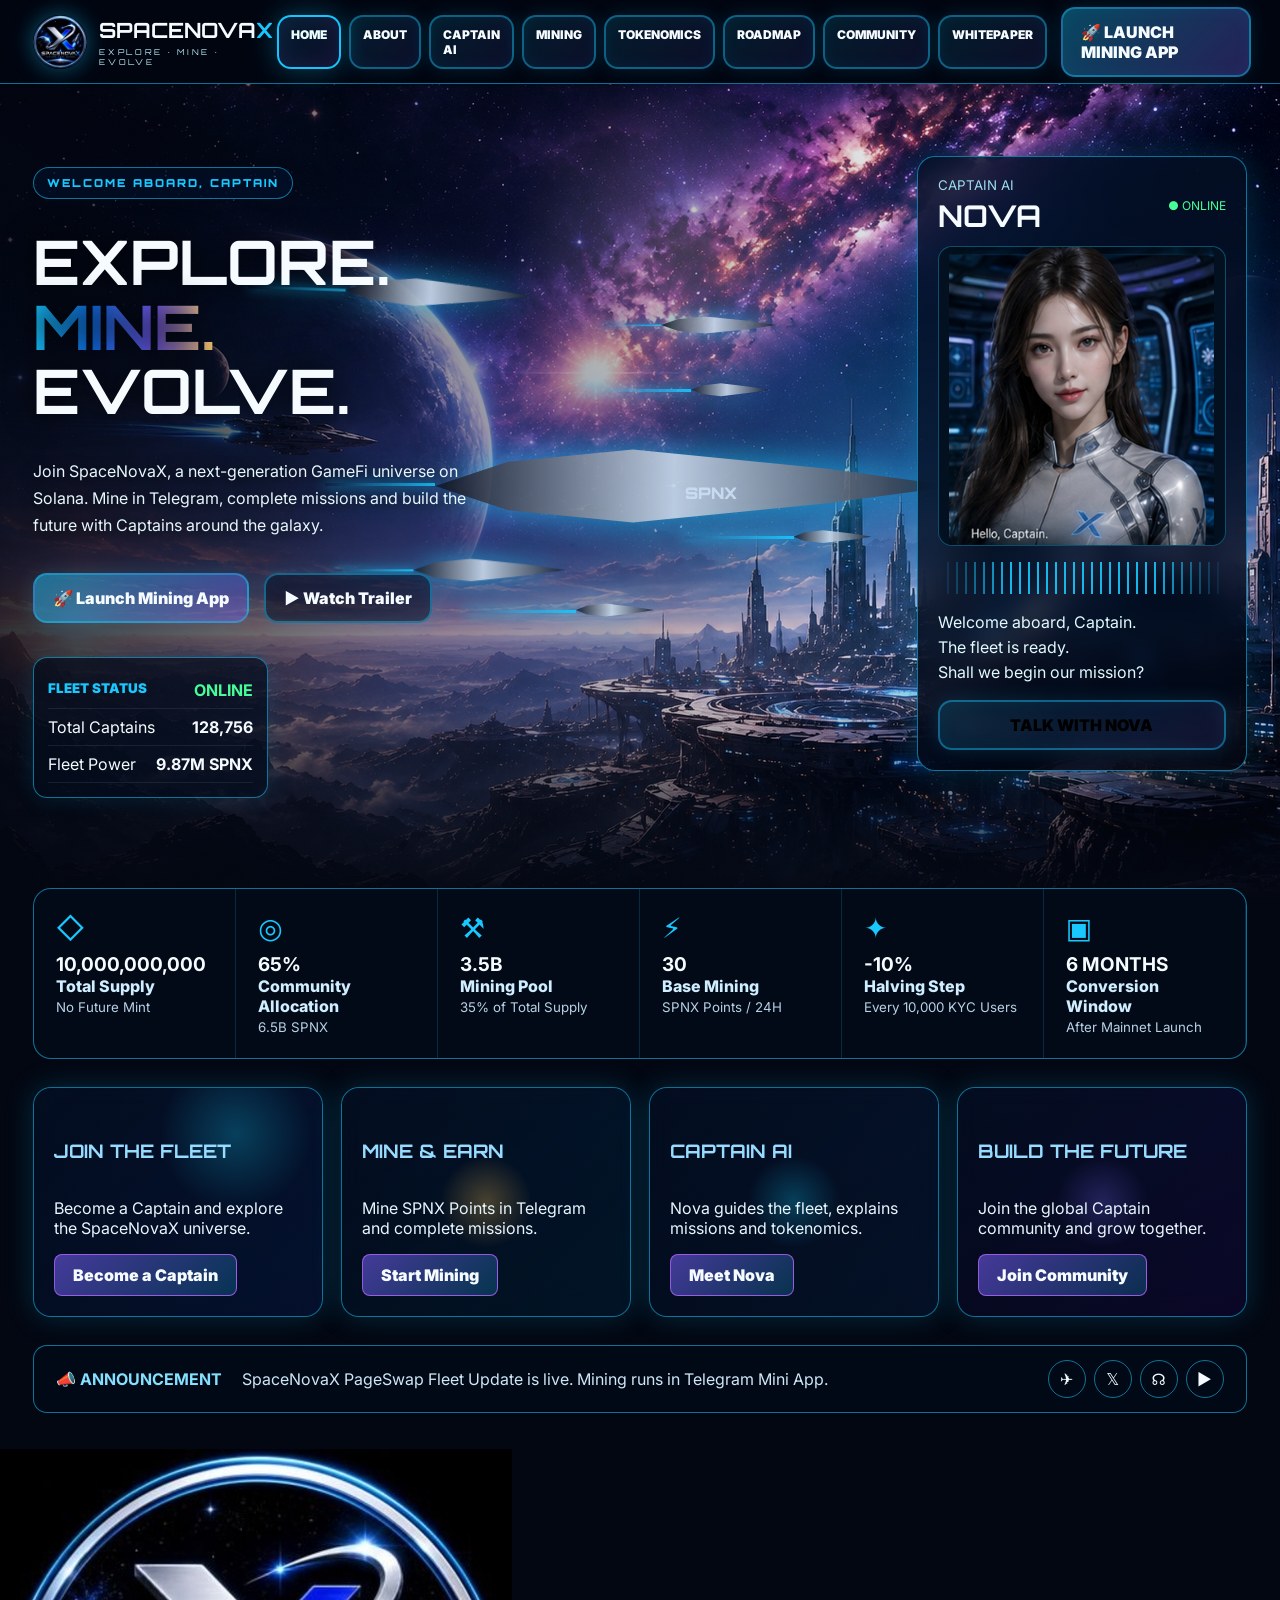
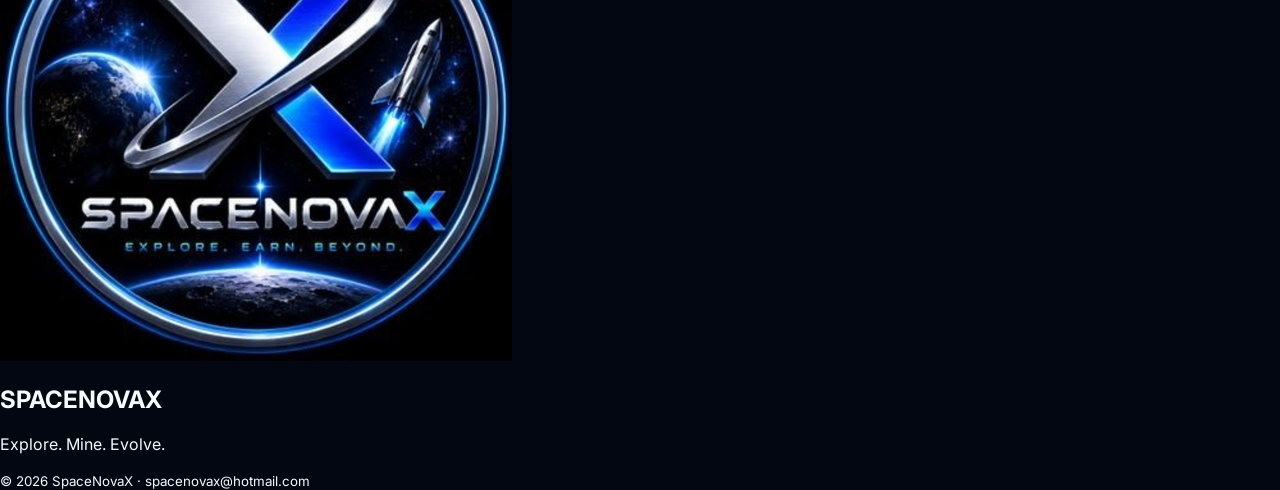
<file: index.html>
<!doctype html><html lang="en"><head>
<meta charset="utf-8"><meta name="viewport" content="width=device-width,initial-scale=1,viewport-fit=cover">
<meta name="theme-color" content="#050816"><title>SpaceNovaX | Home</title>
<link rel="preconnect" href="https://fonts.googleapis.com"><link rel="preconnect" href="https://fonts.gstatic.com" crossorigin>
<link href="https://fonts.googleapis.com/css2?family=Inter:wght@400;500;600;800;900&family=Orbitron:wght@600;800;900&display=swap" rel="stylesheet">
<link rel="stylesheet" href="style.css"></head><body>
<canvas id="starfield"></canvas><canvas id="dustfield"></canvas><span class="meteor meteor-a"></span><span class="meteor meteor-b"></span>
<header class="site-header">
<div class="header-inner">
<a class="brand" href="index.html"><img src="assets/img/spacenovax-symbol.jpg" alt="SpaceNovaX"><span><b>SPACENOVA<i>X</i></b><small>EXPLORE · MINE · EVOLVE</small></span></a>
<button class="menu-button" id="menuButton">☰</button>
<nav class="nav" id="nav"><a class="active" href="index.html">HOME</a><a class="" href="about.html">ABOUT</a><a class="" href="captain-ai.html">CAPTAIN AI</a><a class="" href="mining.html">MINING</a><a class="" href="tokenomics.html">TOKENOMICS</a><a class="" href="roadmap.html">ROADMAP</a><a class="" href="community.html">COMMUNITY</a><a class="" href="whitepaper.html">WHITEPAPER</a></nav>
<a class="launch" href="https://t.me/spacesnovax" target="_blank" rel="noopener">🚀 LAUNCH MINING APP</a>
</div></header>

<main class="home-main">
<section class="fleet-hero">
  <div class="hero-bg"></div><div class="hero-glow"></div>

  <div class="fleet-ships" aria-hidden="true">
    <div class="ship ship-mother"><span>SPNX</span></div>
    <div class="ship ship-escort s1"></div><div class="ship ship-escort s2"></div><div class="ship ship-escort s3"></div>
    <div class="ship ship-fighter f1"></div><div class="ship ship-fighter f2"></div><div class="ship ship-fighter f3"></div>
  </div>

  <div class="hero-shell">
    <section class="hero-copy">
      <p class="kicker">WELCOME ABOARD, CAPTAIN</p>
      <h1>EXPLORE.<br><span>MINE.</span><br>EVOLVE.</h1>
      <p class="lead">Join SpaceNovaX, a next-generation GameFi universe on Solana. Mine in Telegram, complete missions and build the future with Captains around the galaxy.</p>
      <div class="cta-row"><a class="button primary" href="https://t.me/spacesnovax" target="_blank">🚀 Launch Mining App</a><a class="button secondary" href="whitepaper.html">▶ Watch Trailer</a></div>

      <div class="fleet-status">
        <div><small>FLEET STATUS</small><b>ONLINE</b></div>
        <div><span>Total Captains</span><strong>128,756</strong></div>
        <div><span>Fleet Power</span><strong>9.87M SPNX</strong></div>
      </div>
    </section>

    <aside class="nova-command">
      <div class="nova-top"><small>CAPTAIN AI</small><b>NOVA</b><span>● ONLINE</span></div>
      <img src="assets/img/captain-nova.jpg" alt="Captain AI Nova">
      <div class="wave"></div>
      <p>Welcome aboard, Captain.<br>The fleet is ready.<br>Shall we begin our mission?</p>
      <button id="novaSpeak" class="button talk">TALK WITH NOVA</button>
    </aside>
  </div>
</section>

<section class="stat-dock">
  <div><i>◇</i><b>10,000,000,000</b><span>Total Supply</span><small>No Future Mint</small></div>
  <div><i>◎</i><b>65%</b><span>Community Allocation</span><small>6.5B SPNX</small></div>
  <div><i>⚒</i><b>3.5B</b><span>Mining Pool</span><small>35% of Total Supply</small></div>
  <div><i>⚡</i><b>30</b><span>Base Mining</span><small>SPNX Points / 24H</small></div>
  <div><i>✦</i><b>-10%</b><span>Halving Step</span><small>Every 10,000 KYC Users</small></div>
  <div><i>▣</i><b>6 MONTHS</b><span>Conversion Window</span><small>After Mainnet Launch</small></div>
</section>

<section class="home-cards">
  <a class="mission-card" href="about.html"><div class="card-art bridge"></div><h3>JOIN THE FLEET</h3><p>Become a Captain and explore the SpaceNovaX universe.</p><span>Become a Captain</span></a>
  <a class="mission-card" href="mining.html"><div class="card-art mining"></div><h3>MINE & EARN</h3><p>Mine SPNX Points in Telegram and complete missions.</p><span>Start Mining</span></a>
  <a class="mission-card" href="captain-ai.html"><div class="card-art ai"></div><h3>CAPTAIN AI</h3><p>Nova guides the fleet, explains missions and tokenomics.</p><span>Meet Nova</span></a>
  <a class="mission-card" href="community.html"><div class="card-art fleet"></div><h3>BUILD THE FUTURE</h3><p>Join the global Captain community and grow together.</p><span>Join Community</span></a>
</section>

<section class="announcement">
  <b>📣 ANNOUNCEMENT</b><span>SpaceNovaX PageSwap Fleet Update is live. Mining runs in Telegram Mini App.</span>
  <div><a href="https://t.me/spacesnovax" target="_blank">✈</a><a href="https://x.com/spacenovaxteam" target="_blank">𝕏</a><a href="https://discord.gg/rxVNWMC8e8" target="_blank">☊</a><a href="https://youtube.com/@spacenovaxteam" target="_blank">▶</a></div>
</section>
</main>
<footer class="footer"><img src="assets/img/spacenovax-symbol.jpg" alt="SpaceNovaX"><h2>SPACENOVAX</h2><p>Explore. Mine. Evolve.</p><small>© 2026 SpaceNovaX · spacenovax@hotmail.com</small></footer>
<script src="script.js"></script></body></html>
</file>
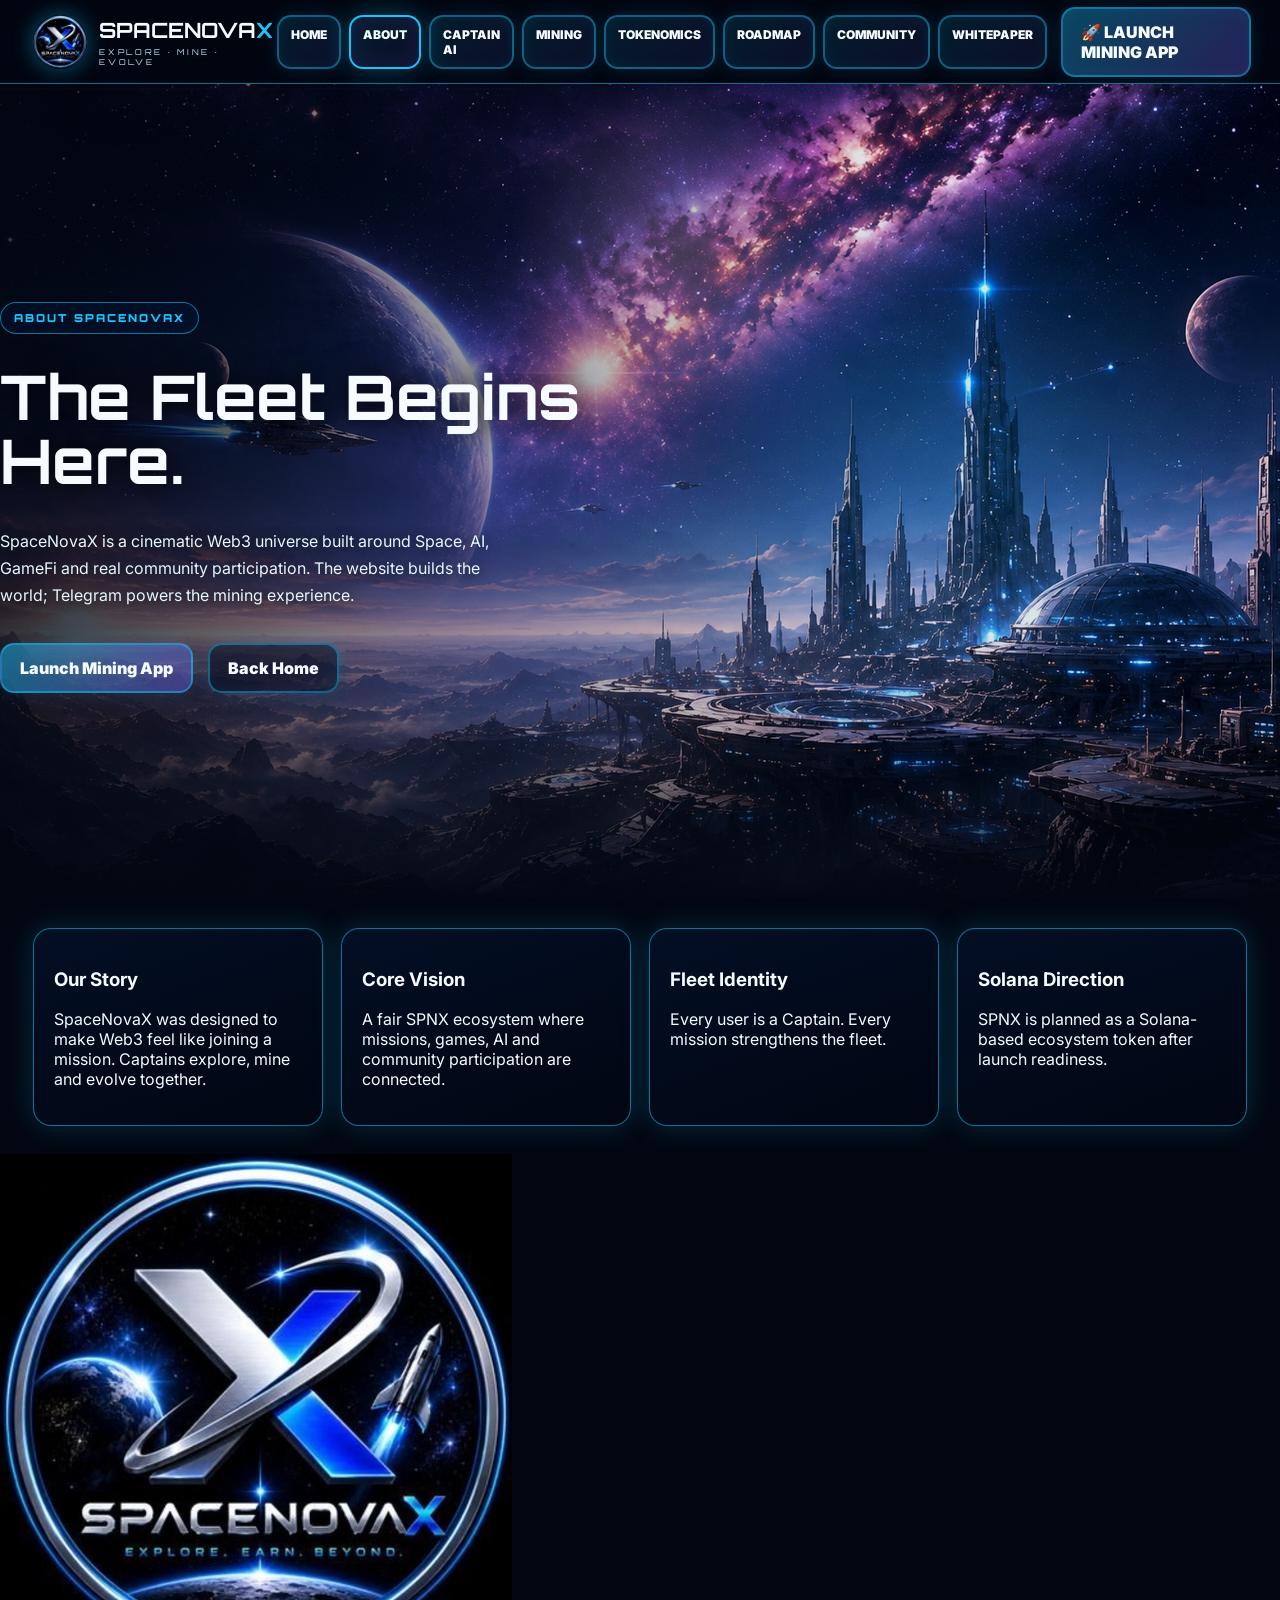
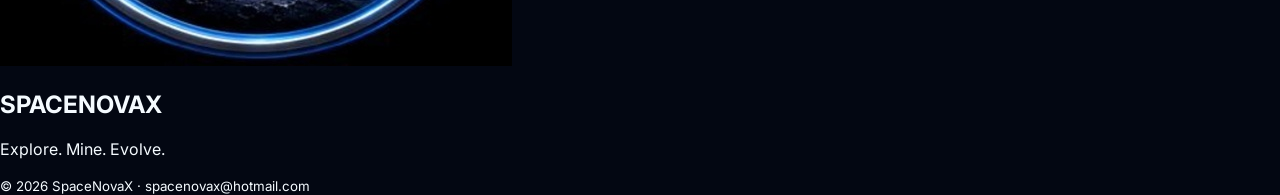
<file: about.html>
<!doctype html><html lang="en"><head>
<meta charset="utf-8"><meta name="viewport" content="width=device-width,initial-scale=1,viewport-fit=cover">
<meta name="theme-color" content="#050816"><title>About | SpaceNovaX</title>
<link rel="preconnect" href="https://fonts.googleapis.com"><link rel="preconnect" href="https://fonts.gstatic.com" crossorigin>
<link href="https://fonts.googleapis.com/css2?family=Inter:wght@400;500;600;800;900&family=Orbitron:wght@600;800;900&display=swap" rel="stylesheet">
<link rel="stylesheet" href="style.css"></head><body>
<canvas id="starfield"></canvas><canvas id="dustfield"></canvas><span class="meteor meteor-a"></span><span class="meteor meteor-b"></span>
<header class="site-header">
<div class="header-inner">
<a class="brand" href="index.html"><img src="assets/img/spacenovax-symbol.jpg" alt="SpaceNovaX"><span><b>SPACENOVA<i>X</i></b><small>EXPLORE · MINE · EVOLVE</small></span></a>
<button class="menu-button" id="menuButton">☰</button>
<nav class="nav" id="nav"><a class="" href="index.html">HOME</a><a class="active" href="about.html">ABOUT</a><a class="" href="captain-ai.html">CAPTAIN AI</a><a class="" href="mining.html">MINING</a><a class="" href="tokenomics.html">TOKENOMICS</a><a class="" href="roadmap.html">ROADMAP</a><a class="" href="community.html">COMMUNITY</a><a class="" href="whitepaper.html">WHITEPAPER</a></nav>
<a class="launch" href="https://t.me/spacesnovax" target="_blank" rel="noopener">🚀 LAUNCH MINING APP</a>
</div></header>
<main><section class="subhero"><div class="hero-bg"></div><div class="hero-glow"></div><div class="subcopy"><p class="kicker">ABOUT SPACENOVAX</p><h1>The Fleet Begins Here.</h1><p class="lead">SpaceNovaX is a cinematic Web3 universe built around Space, AI, GameFi and real community participation. The website builds the world; Telegram powers the mining experience.</p><div class="cta-row"><a class="button primary" href="https://t.me/spacesnovax" target="_blank">Launch Mining App</a><a class="button secondary" href="index.html">Back Home</a></div></div></section><section class="info-grid"><div class="info-panel"><h3>Our Story</h3><p>SpaceNovaX was designed to make Web3 feel like joining a mission. Captains explore, mine and evolve together.</p></div><div class="info-panel"><h3>Core Vision</h3><p>A fair SPNX ecosystem where missions, games, AI and community participation are connected.</p></div><div class="info-panel"><h3>Fleet Identity</h3><p>Every user is a Captain. Every mission strengthens the fleet.</p></div><div class="info-panel"><h3>Solana Direction</h3><p>SPNX is planned as a Solana-based ecosystem token after launch readiness.</p></div></section></main>
<footer class="footer"><img src="assets/img/spacenovax-symbol.jpg" alt="SpaceNovaX"><h2>SPACENOVAX</h2><p>Explore. Mine. Evolve.</p><small>© 2026 SpaceNovaX · spacenovax@hotmail.com</small></footer>
<script src="script.js"></script></body></html>
</file>
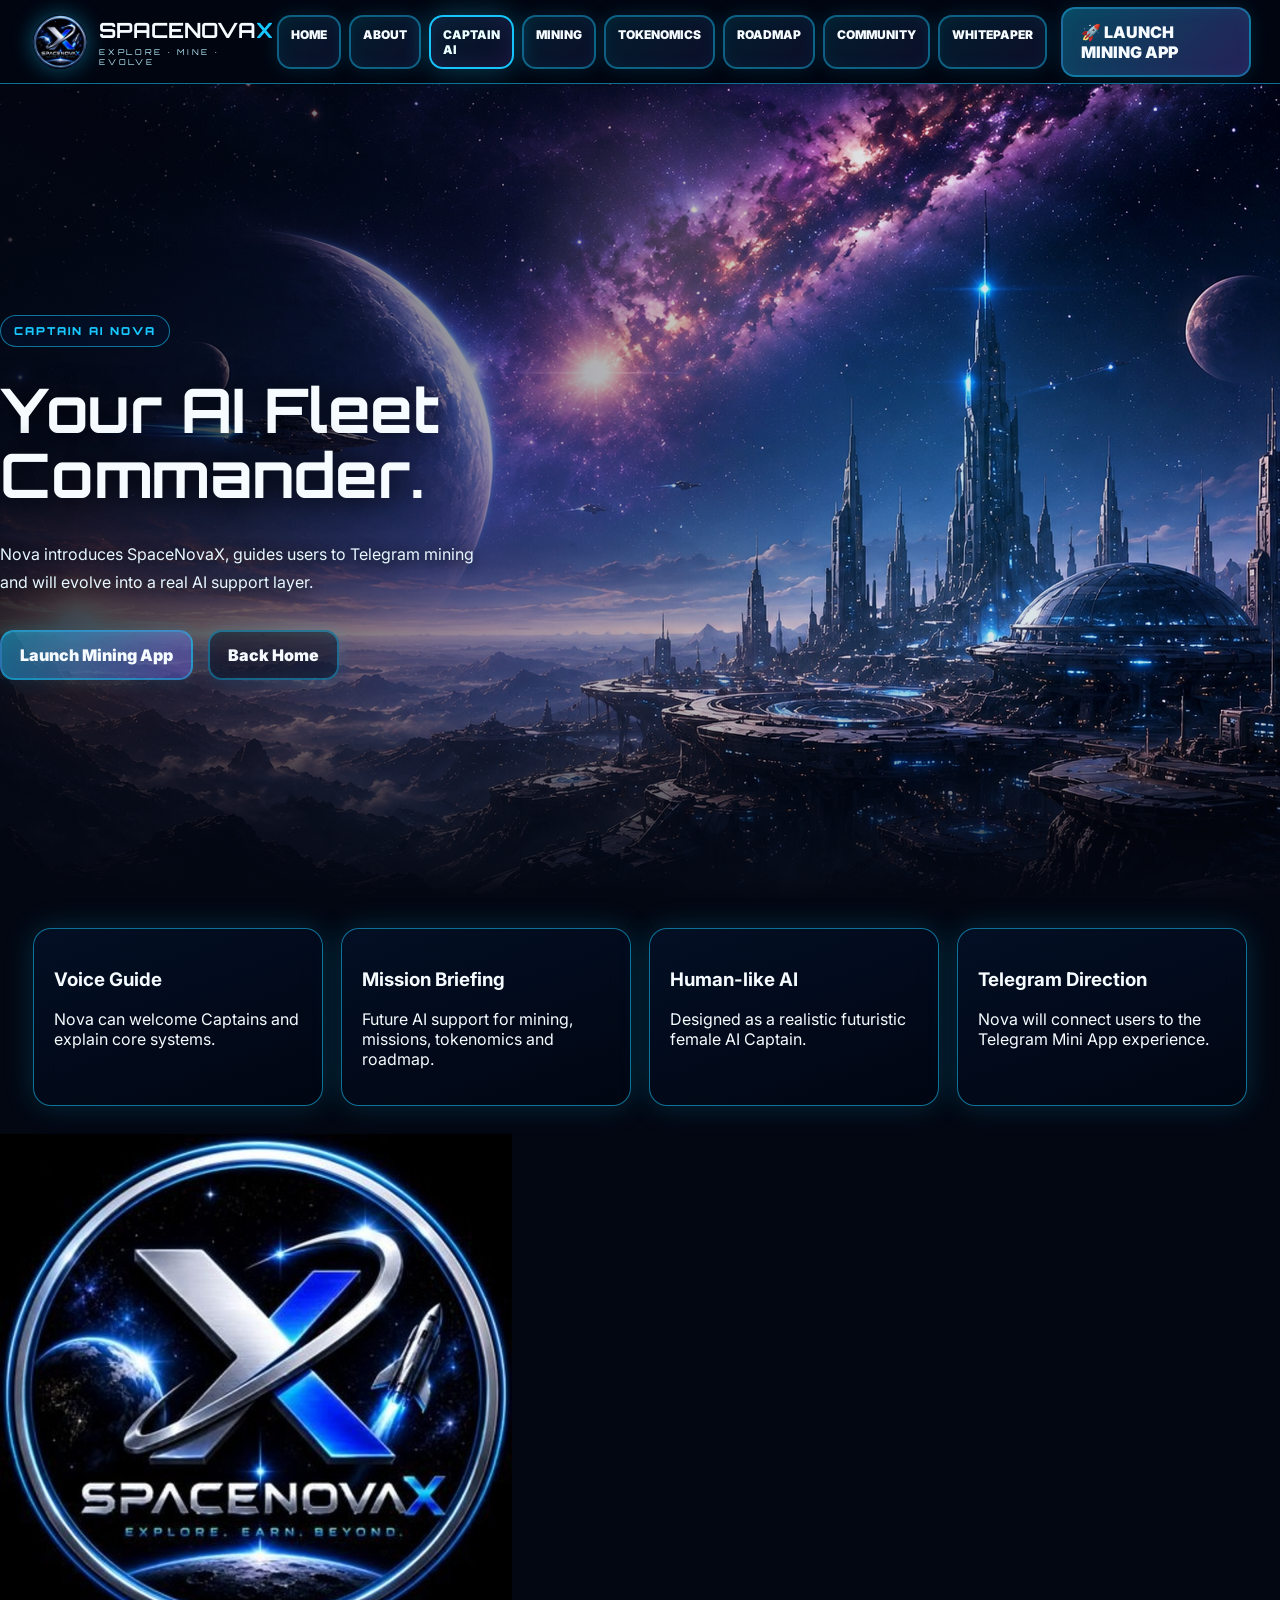
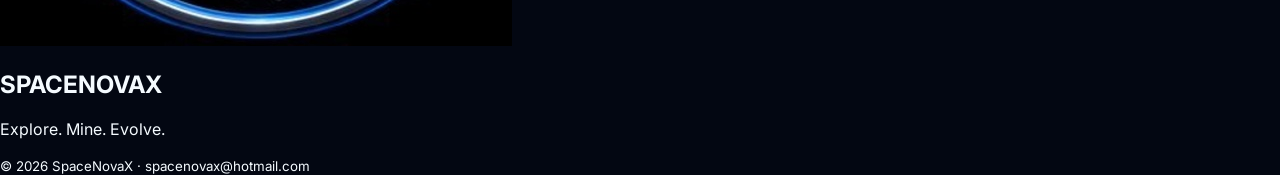
<file: captain-ai.html>
<!doctype html><html lang="en"><head>
<meta charset="utf-8"><meta name="viewport" content="width=device-width,initial-scale=1,viewport-fit=cover">
<meta name="theme-color" content="#050816"><title>Captain AI | SpaceNovaX</title>
<link rel="preconnect" href="https://fonts.googleapis.com"><link rel="preconnect" href="https://fonts.gstatic.com" crossorigin>
<link href="https://fonts.googleapis.com/css2?family=Inter:wght@400;500;600;800;900&family=Orbitron:wght@600;800;900&display=swap" rel="stylesheet">
<link rel="stylesheet" href="style.css"></head><body>
<canvas id="starfield"></canvas><canvas id="dustfield"></canvas><span class="meteor meteor-a"></span><span class="meteor meteor-b"></span>
<header class="site-header">
<div class="header-inner">
<a class="brand" href="index.html"><img src="assets/img/spacenovax-symbol.jpg" alt="SpaceNovaX"><span><b>SPACENOVA<i>X</i></b><small>EXPLORE · MINE · EVOLVE</small></span></a>
<button class="menu-button" id="menuButton">☰</button>
<nav class="nav" id="nav"><a class="" href="index.html">HOME</a><a class="" href="about.html">ABOUT</a><a class="active" href="captain-ai.html">CAPTAIN AI</a><a class="" href="mining.html">MINING</a><a class="" href="tokenomics.html">TOKENOMICS</a><a class="" href="roadmap.html">ROADMAP</a><a class="" href="community.html">COMMUNITY</a><a class="" href="whitepaper.html">WHITEPAPER</a></nav>
<a class="launch" href="https://t.me/spacesnovax" target="_blank" rel="noopener">🚀 LAUNCH MINING APP</a>
</div></header>
<main><section class="subhero"><div class="hero-bg"></div><div class="hero-glow"></div><div class="subcopy"><p class="kicker">CAPTAIN AI NOVA</p><h1>Your AI Fleet Commander.</h1><p class="lead">Nova introduces SpaceNovaX, guides users to Telegram mining and will evolve into a real AI support layer.</p><div class="cta-row"><a class="button primary" href="https://t.me/spacesnovax" target="_blank">Launch Mining App</a><a class="button secondary" href="index.html">Back Home</a></div></div></section><section class="info-grid"><div class="info-panel"><h3>Voice Guide</h3><p>Nova can welcome Captains and explain core systems.</p></div><div class="info-panel"><h3>Mission Briefing</h3><p>Future AI support for mining, missions, tokenomics and roadmap.</p></div><div class="info-panel"><h3>Human-like AI</h3><p>Designed as a realistic futuristic female AI Captain.</p></div><div class="info-panel"><h3>Telegram Direction</h3><p>Nova will connect users to the Telegram Mini App experience.</p></div></section></main>
<footer class="footer"><img src="assets/img/spacenovax-symbol.jpg" alt="SpaceNovaX"><h2>SPACENOVAX</h2><p>Explore. Mine. Evolve.</p><small>© 2026 SpaceNovaX · spacenovax@hotmail.com</small></footer>
<script src="script.js"></script></body></html>
</file>
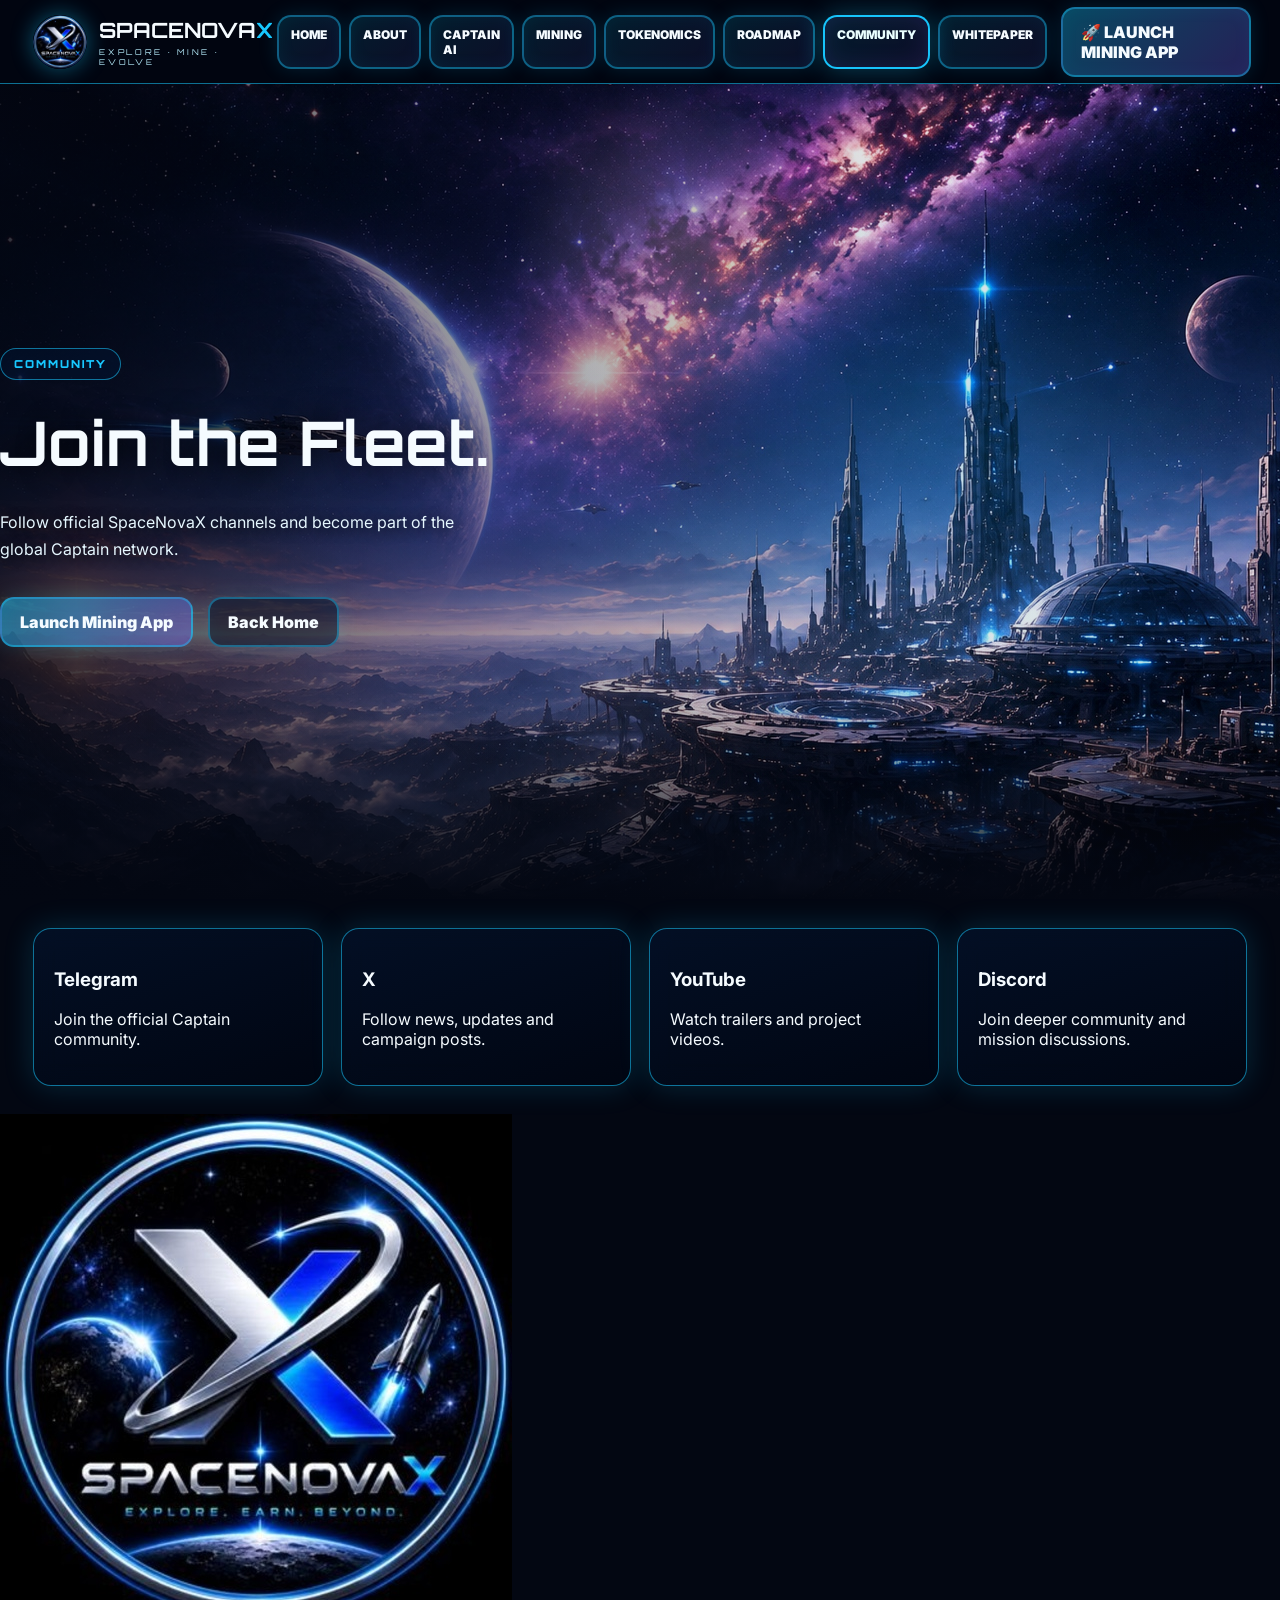
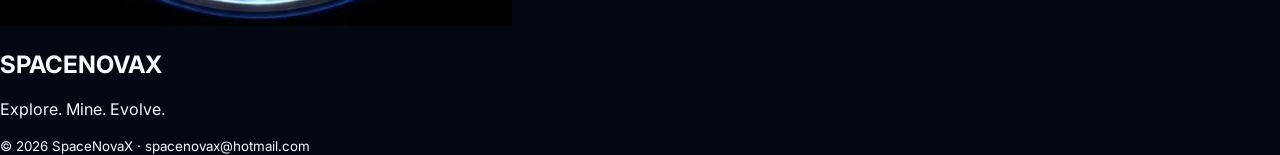
<file: community.html>
<!doctype html><html lang="en"><head>
<meta charset="utf-8"><meta name="viewport" content="width=device-width,initial-scale=1,viewport-fit=cover">
<meta name="theme-color" content="#050816"><title>Community | SpaceNovaX</title>
<link rel="preconnect" href="https://fonts.googleapis.com"><link rel="preconnect" href="https://fonts.gstatic.com" crossorigin>
<link href="https://fonts.googleapis.com/css2?family=Inter:wght@400;500;600;800;900&family=Orbitron:wght@600;800;900&display=swap" rel="stylesheet">
<link rel="stylesheet" href="style.css"></head><body>
<canvas id="starfield"></canvas><canvas id="dustfield"></canvas><span class="meteor meteor-a"></span><span class="meteor meteor-b"></span>
<header class="site-header">
<div class="header-inner">
<a class="brand" href="index.html"><img src="assets/img/spacenovax-symbol.jpg" alt="SpaceNovaX"><span><b>SPACENOVA<i>X</i></b><small>EXPLORE · MINE · EVOLVE</small></span></a>
<button class="menu-button" id="menuButton">☰</button>
<nav class="nav" id="nav"><a class="" href="index.html">HOME</a><a class="" href="about.html">ABOUT</a><a class="" href="captain-ai.html">CAPTAIN AI</a><a class="" href="mining.html">MINING</a><a class="" href="tokenomics.html">TOKENOMICS</a><a class="" href="roadmap.html">ROADMAP</a><a class="active" href="community.html">COMMUNITY</a><a class="" href="whitepaper.html">WHITEPAPER</a></nav>
<a class="launch" href="https://t.me/spacesnovax" target="_blank" rel="noopener">🚀 LAUNCH MINING APP</a>
</div></header>
<main><section class="subhero"><div class="hero-bg"></div><div class="hero-glow"></div><div class="subcopy"><p class="kicker">COMMUNITY</p><h1>Join the Fleet.</h1><p class="lead">Follow official SpaceNovaX channels and become part of the global Captain network.</p><div class="cta-row"><a class="button primary" href="https://t.me/spacesnovax" target="_blank">Launch Mining App</a><a class="button secondary" href="index.html">Back Home</a></div></div></section><section class="info-grid"><div class="info-panel"><h3>Telegram</h3><p>Join the official Captain community.</p></div><div class="info-panel"><h3>X</h3><p>Follow news, updates and campaign posts.</p></div><div class="info-panel"><h3>YouTube</h3><p>Watch trailers and project videos.</p></div><div class="info-panel"><h3>Discord</h3><p>Join deeper community and mission discussions.</p></div></section></main>
<footer class="footer"><img src="assets/img/spacenovax-symbol.jpg" alt="SpaceNovaX"><h2>SPACENOVAX</h2><p>Explore. Mine. Evolve.</p><small>© 2026 SpaceNovaX · spacenovax@hotmail.com</small></footer>
<script src="script.js"></script></body></html>
</file>
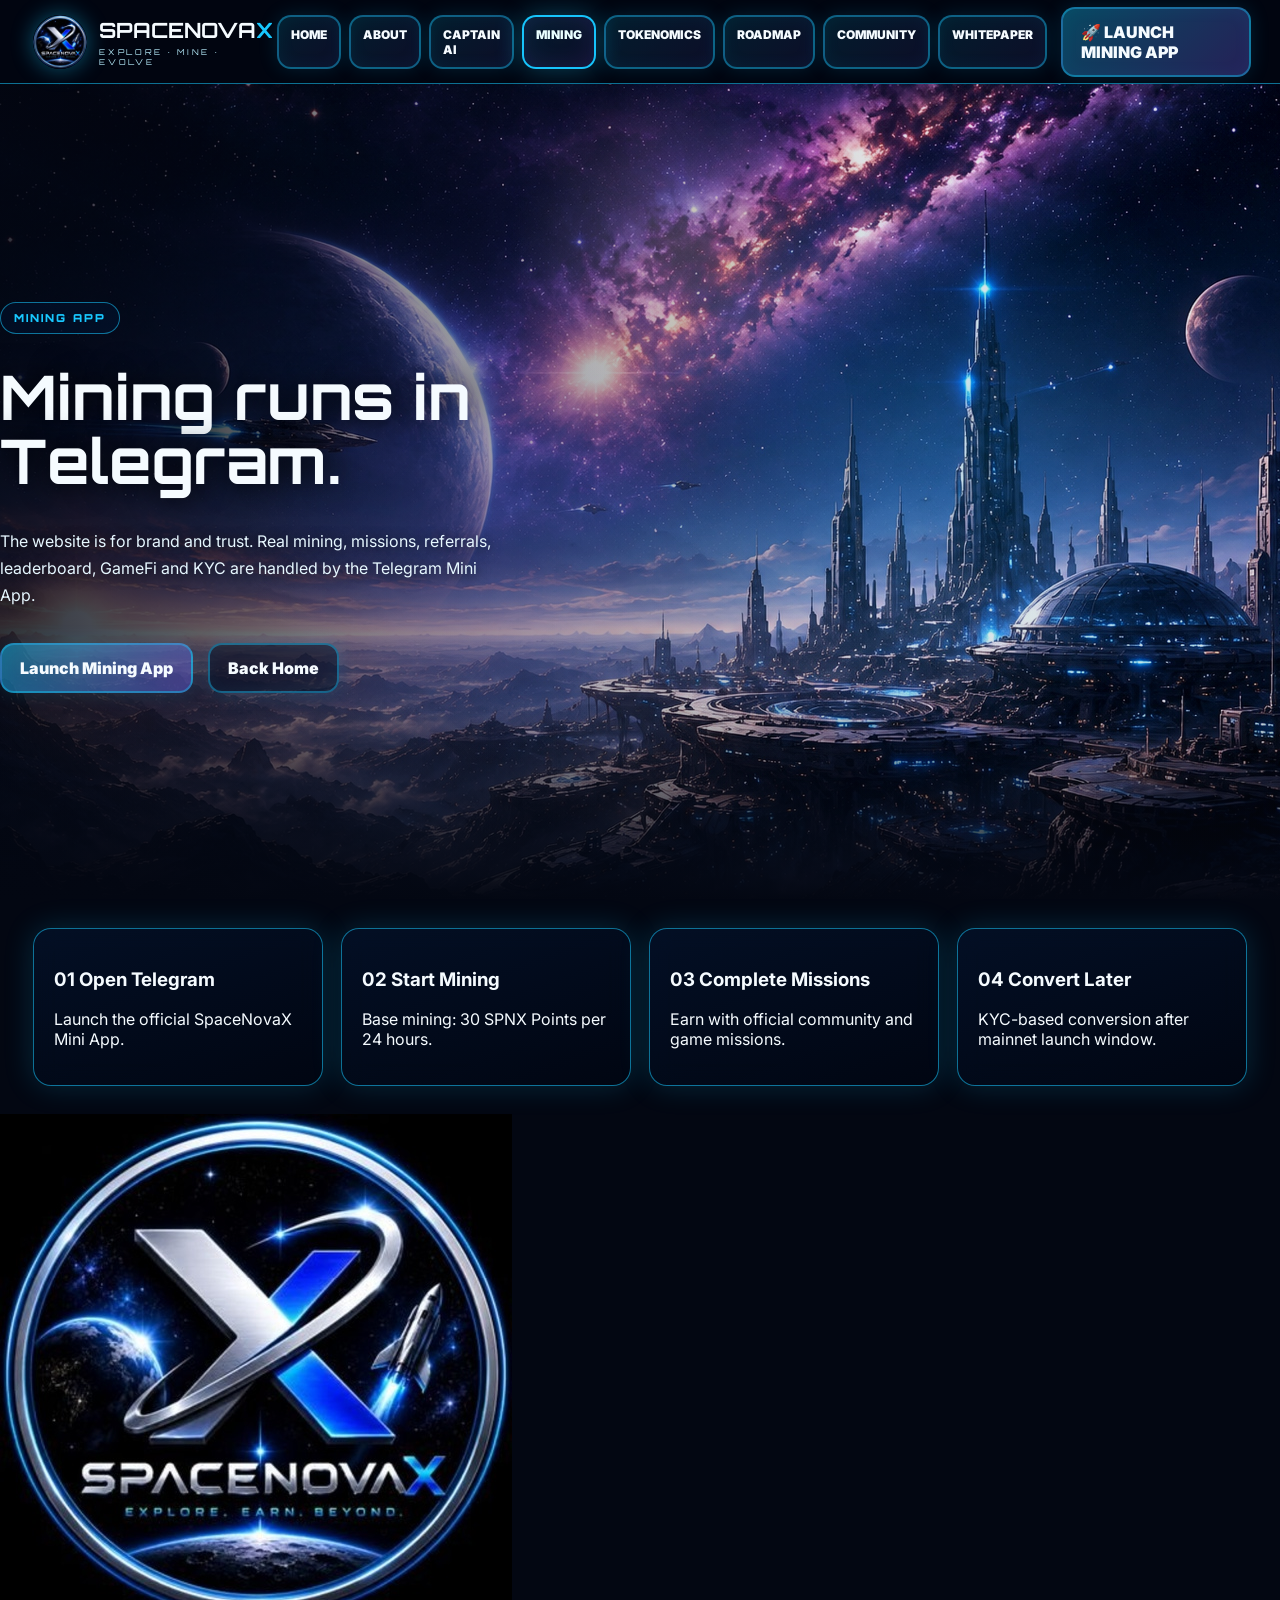
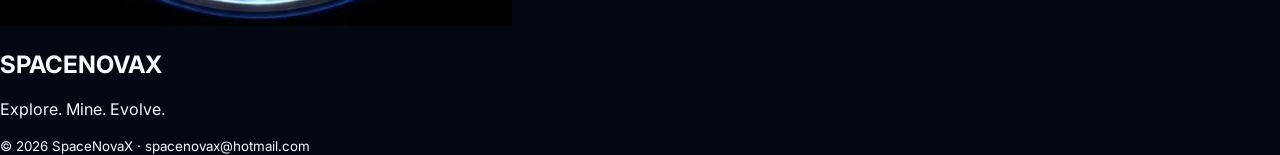
<file: mining.html>
<!doctype html><html lang="en"><head>
<meta charset="utf-8"><meta name="viewport" content="width=device-width,initial-scale=1,viewport-fit=cover">
<meta name="theme-color" content="#050816"><title>Mining | SpaceNovaX</title>
<link rel="preconnect" href="https://fonts.googleapis.com"><link rel="preconnect" href="https://fonts.gstatic.com" crossorigin>
<link href="https://fonts.googleapis.com/css2?family=Inter:wght@400;500;600;800;900&family=Orbitron:wght@600;800;900&display=swap" rel="stylesheet">
<link rel="stylesheet" href="style.css"></head><body>
<canvas id="starfield"></canvas><canvas id="dustfield"></canvas><span class="meteor meteor-a"></span><span class="meteor meteor-b"></span>
<header class="site-header">
<div class="header-inner">
<a class="brand" href="index.html"><img src="assets/img/spacenovax-symbol.jpg" alt="SpaceNovaX"><span><b>SPACENOVA<i>X</i></b><small>EXPLORE · MINE · EVOLVE</small></span></a>
<button class="menu-button" id="menuButton">☰</button>
<nav class="nav" id="nav"><a class="" href="index.html">HOME</a><a class="" href="about.html">ABOUT</a><a class="" href="captain-ai.html">CAPTAIN AI</a><a class="active" href="mining.html">MINING</a><a class="" href="tokenomics.html">TOKENOMICS</a><a class="" href="roadmap.html">ROADMAP</a><a class="" href="community.html">COMMUNITY</a><a class="" href="whitepaper.html">WHITEPAPER</a></nav>
<a class="launch" href="https://t.me/spacesnovax" target="_blank" rel="noopener">🚀 LAUNCH MINING APP</a>
</div></header>
<main><section class="subhero"><div class="hero-bg"></div><div class="hero-glow"></div><div class="subcopy"><p class="kicker">MINING APP</p><h1>Mining runs in Telegram.</h1><p class="lead">The website is for brand and trust. Real mining, missions, referrals, leaderboard, GameFi and KYC are handled by the Telegram Mini App.</p><div class="cta-row"><a class="button primary" href="https://t.me/spacesnovax" target="_blank">Launch Mining App</a><a class="button secondary" href="index.html">Back Home</a></div></div></section><section class="info-grid"><div class="info-panel"><h3>01 Open Telegram</h3><p>Launch the official SpaceNovaX Mini App.</p></div><div class="info-panel"><h3>02 Start Mining</h3><p>Base mining: 30 SPNX Points per 24 hours.</p></div><div class="info-panel"><h3>03 Complete Missions</h3><p>Earn with official community and game missions.</p></div><div class="info-panel"><h3>04 Convert Later</h3><p>KYC-based conversion after mainnet launch window.</p></div></section></main>
<footer class="footer"><img src="assets/img/spacenovax-symbol.jpg" alt="SpaceNovaX"><h2>SPACENOVAX</h2><p>Explore. Mine. Evolve.</p><small>© 2026 SpaceNovaX · spacenovax@hotmail.com</small></footer>
<script src="script.js"></script></body></html>
</file>
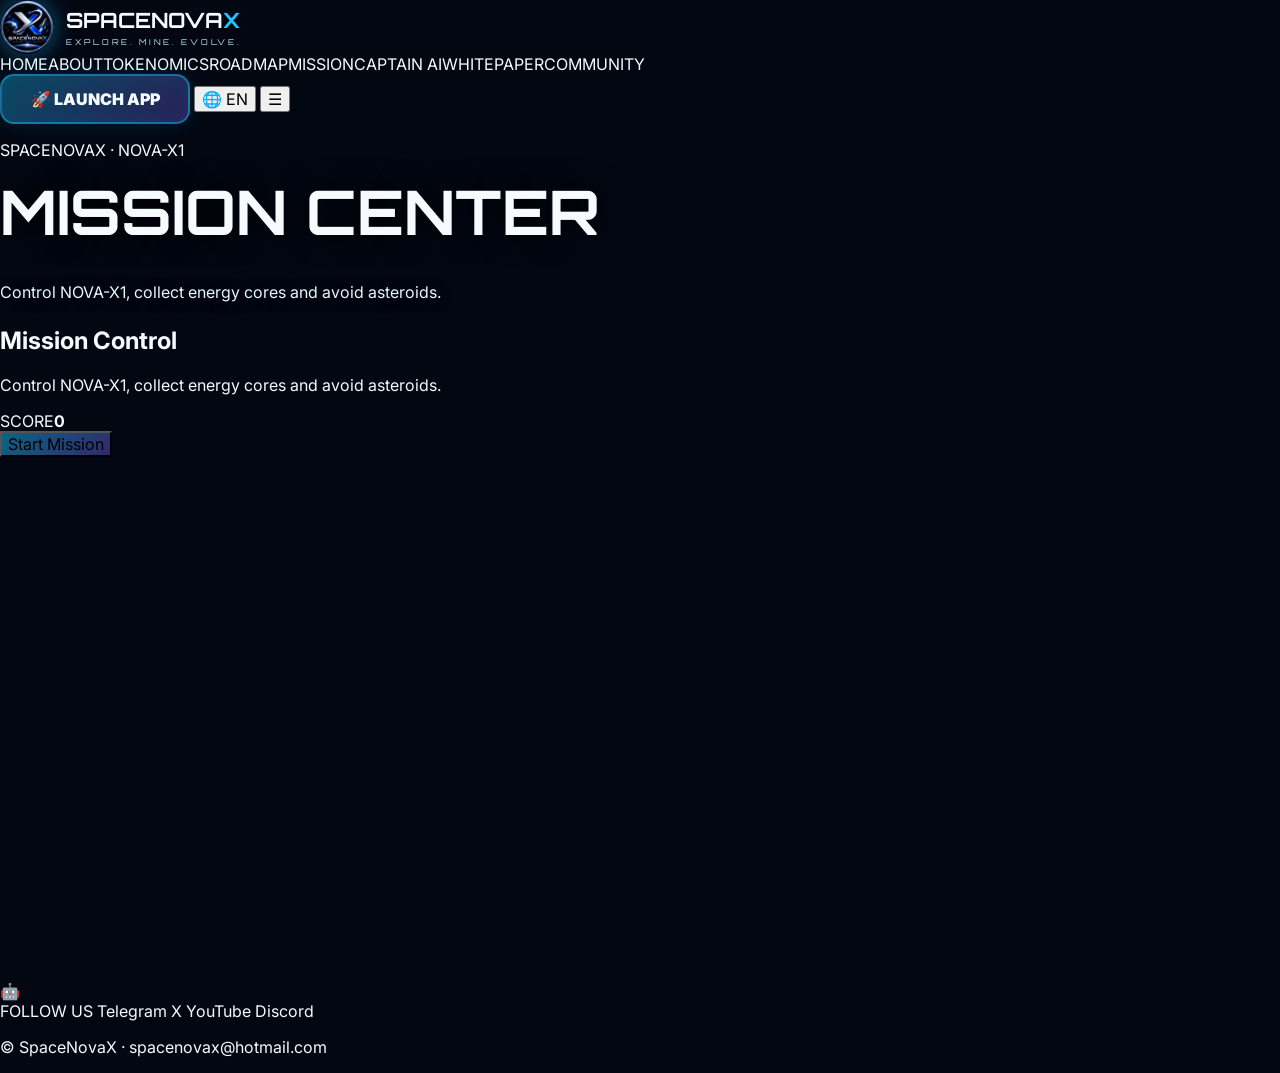
<file: mission.html>
<!doctype html>
<html lang="en">
<head><meta charset="utf-8">
<meta name="viewport" content="width=device-width,initial-scale=1">
<meta name="theme-color" content="#020712">
<meta name="description" content="SpaceNovaX NOVA-X1 official website. Explore. Mine. Evolve.">
<meta property="og:title" content="SpaceNovaX | NOVA-X1">
<meta property="og:description" content="Explore. Mine. Evolve. Mine SPNX, complete missions and join the SpaceNovaX universe.">
<link rel="preconnect" href="https://fonts.googleapis.com">
<link rel="preconnect" href="https://fonts.gstatic.com" crossorigin>
<link href="https://fonts.googleapis.com/css2?family=Inter:wght@400;600;800;900&family=Orbitron:wght@600;800;900&display=swap" rel="stylesheet">
<link rel="stylesheet" href="style.css"><title>Mission | SpaceNovaX</title></head>
<body>
<canvas id="starfield"></canvas>
<header class="topbar">
  <a class="brand" href="index.html">
    <img src="assets/spacenovax-logo.jpg" alt="SpaceNovaX logo">
    <span><b>SPACENOVA<i>X</i></b><small>EXPLORE. MINE. EVOLVE.</small></span>
  </a>
  <nav id="nav"><a class="" href="index.html">HOME</a><a class="" href="about.html">ABOUT</a><a class="" href="tokenomics.html">TOKENOMICS</a><a class="" href="roadmap.html">ROADMAP</a><a class="active" href="mission.html">MISSION</a><a class="" href="captain-ai.html">CAPTAIN AI</a><a class="" href="whitepaper.html">WHITEPAPER</a><a class="" href="community.html">COMMUNITY</a></nav>
  <div class="actions">
    <a class="launch" href="https://t.me/spacesnovax" target="_blank">🚀 LAUNCH APP</a>
    <button class="lang">🌐 EN</button>
    <button id="hamb">☰</button>
  </div>
</header>
<main><section class="hero" style="--hero:url('assets/heroes/hero-mission.jpg')">
<div class="hero-shade"></div>
<div class="hero-content">
<p class="eyebrow">SPACENOVAX · NOVA-X1</p>
<h1>MISSION CENTER</h1>
<p class="lead">Control NOVA-X1, collect energy cores and avoid asteroids.</p>

</div>
</section><section class="game"><aside><h2>Mission Control</h2><p>Control NOVA-X1, collect energy cores and avoid asteroids.</p><div class="score"><span>SCORE</span><b id="score">0</b></div><button class="btn primary" id="startGame">Start Mission</button></aside><canvas id="gameCanvas" width="900" height="520"></canvas></section></main>
<a class="ai-float" href="captain-ai.html">🤖</a>
<footer>
  <div class="socials">
    <span>FOLLOW US</span>
    <a href="https://t.me/spacesnovax" target="_blank">Telegram</a>
    <a href="https://x.com/spacenovaxteam" target="_blank">X</a>
    <a href="https://youtube.com/@spacenovaxteam" target="_blank">YouTube</a>
    <a href="https://discord.gg/rxVNWMC8e8" target="_blank">Discord</a>
  </div>
  <p>© <span id="year"></span> SpaceNovaX · spacenovax@hotmail.com</p>
</footer>
<script src="script.js"></script>
</body>
</html>
</file>
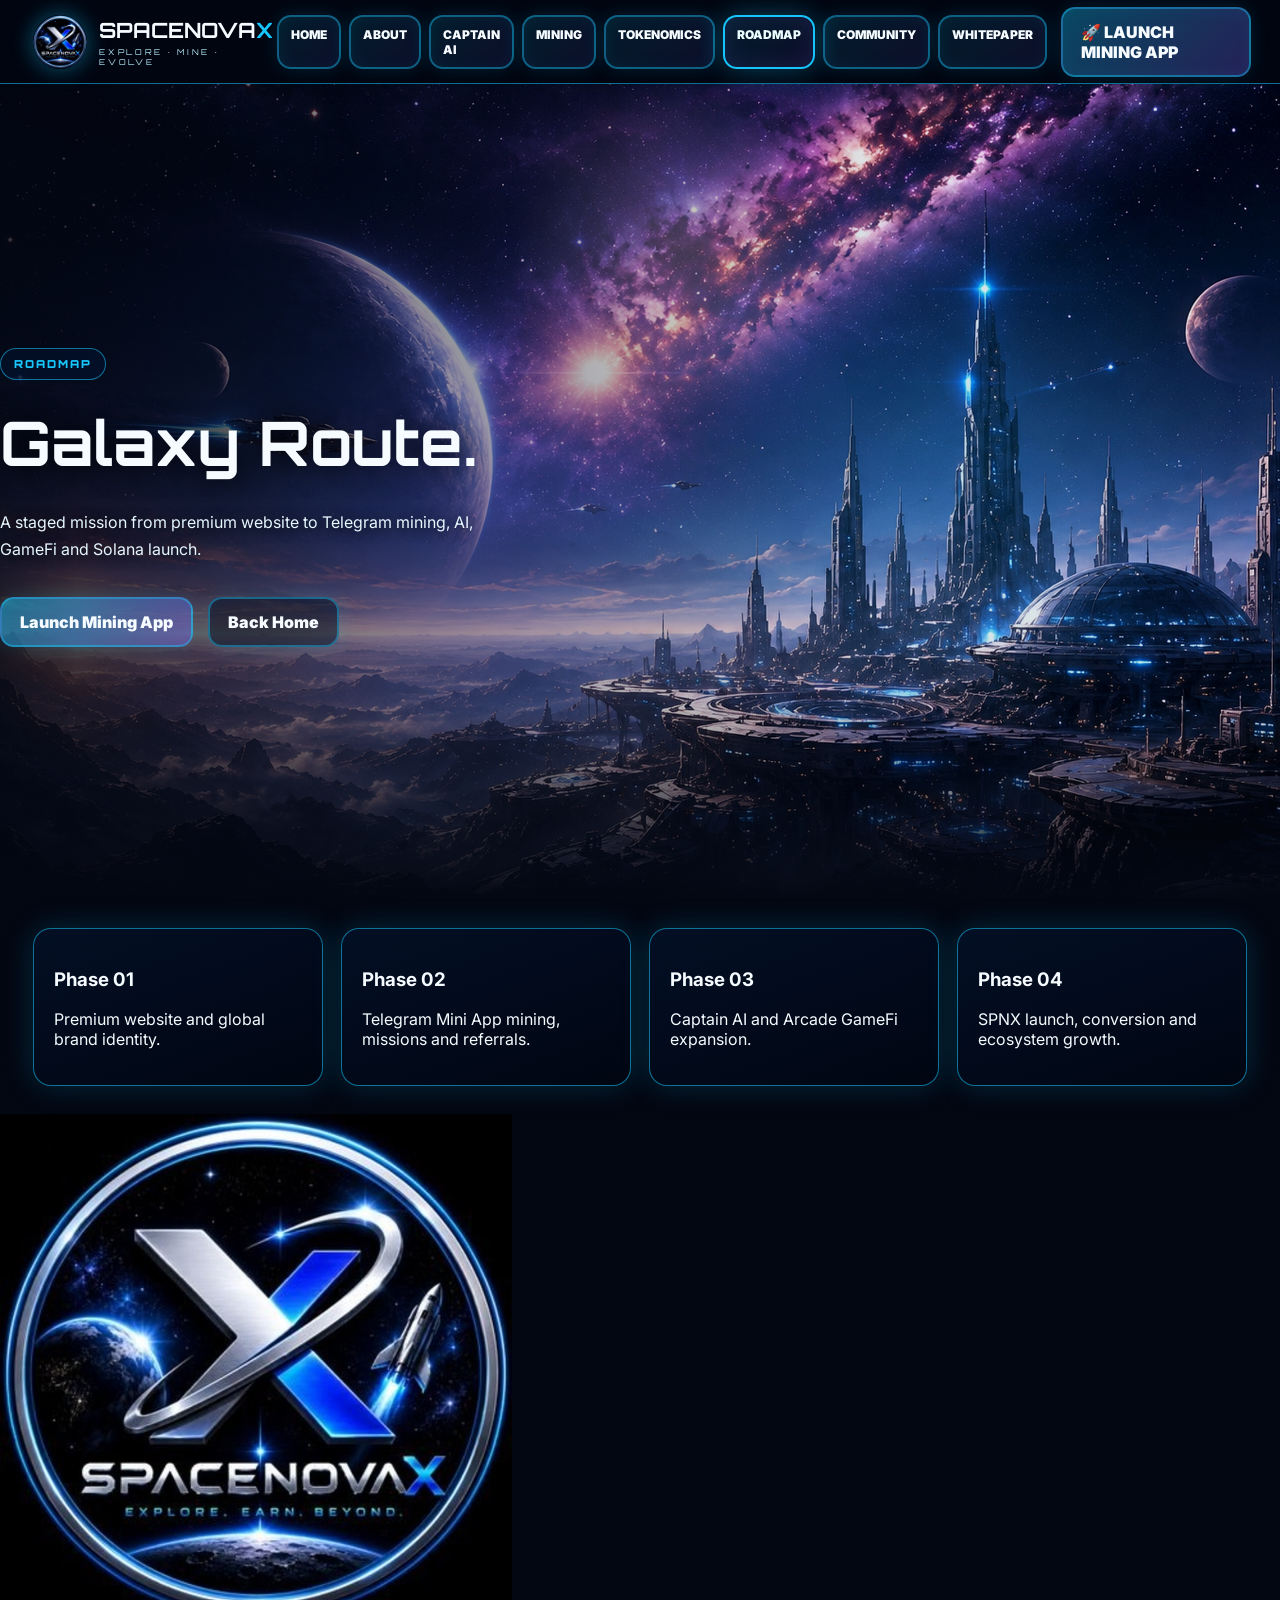
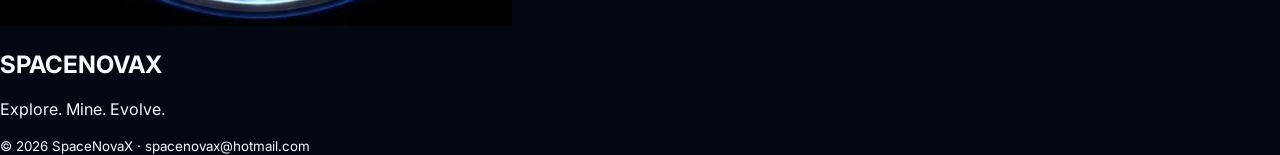
<file: roadmap.html>
<!doctype html><html lang="en"><head>
<meta charset="utf-8"><meta name="viewport" content="width=device-width,initial-scale=1,viewport-fit=cover">
<meta name="theme-color" content="#050816"><title>Roadmap | SpaceNovaX</title>
<link rel="preconnect" href="https://fonts.googleapis.com"><link rel="preconnect" href="https://fonts.gstatic.com" crossorigin>
<link href="https://fonts.googleapis.com/css2?family=Inter:wght@400;500;600;800;900&family=Orbitron:wght@600;800;900&display=swap" rel="stylesheet">
<link rel="stylesheet" href="style.css"></head><body>
<canvas id="starfield"></canvas><canvas id="dustfield"></canvas><span class="meteor meteor-a"></span><span class="meteor meteor-b"></span>
<header class="site-header">
<div class="header-inner">
<a class="brand" href="index.html"><img src="assets/img/spacenovax-symbol.jpg" alt="SpaceNovaX"><span><b>SPACENOVA<i>X</i></b><small>EXPLORE · MINE · EVOLVE</small></span></a>
<button class="menu-button" id="menuButton">☰</button>
<nav class="nav" id="nav"><a class="" href="index.html">HOME</a><a class="" href="about.html">ABOUT</a><a class="" href="captain-ai.html">CAPTAIN AI</a><a class="" href="mining.html">MINING</a><a class="" href="tokenomics.html">TOKENOMICS</a><a class="active" href="roadmap.html">ROADMAP</a><a class="" href="community.html">COMMUNITY</a><a class="" href="whitepaper.html">WHITEPAPER</a></nav>
<a class="launch" href="https://t.me/spacesnovax" target="_blank" rel="noopener">🚀 LAUNCH MINING APP</a>
</div></header>
<main><section class="subhero"><div class="hero-bg"></div><div class="hero-glow"></div><div class="subcopy"><p class="kicker">ROADMAP</p><h1>Galaxy Route.</h1><p class="lead">A staged mission from premium website to Telegram mining, AI, GameFi and Solana launch.</p><div class="cta-row"><a class="button primary" href="https://t.me/spacesnovax" target="_blank">Launch Mining App</a><a class="button secondary" href="index.html">Back Home</a></div></div></section><section class="info-grid"><div class="info-panel"><h3>Phase 01</h3><p>Premium website and global brand identity.</p></div><div class="info-panel"><h3>Phase 02</h3><p>Telegram Mini App mining, missions and referrals.</p></div><div class="info-panel"><h3>Phase 03</h3><p>Captain AI and Arcade GameFi expansion.</p></div><div class="info-panel"><h3>Phase 04</h3><p>SPNX launch, conversion and ecosystem growth.</p></div></section></main>
<footer class="footer"><img src="assets/img/spacenovax-symbol.jpg" alt="SpaceNovaX"><h2>SPACENOVAX</h2><p>Explore. Mine. Evolve.</p><small>© 2026 SpaceNovaX · spacenovax@hotmail.com</small></footer>
<script src="script.js"></script></body></html>
</file>
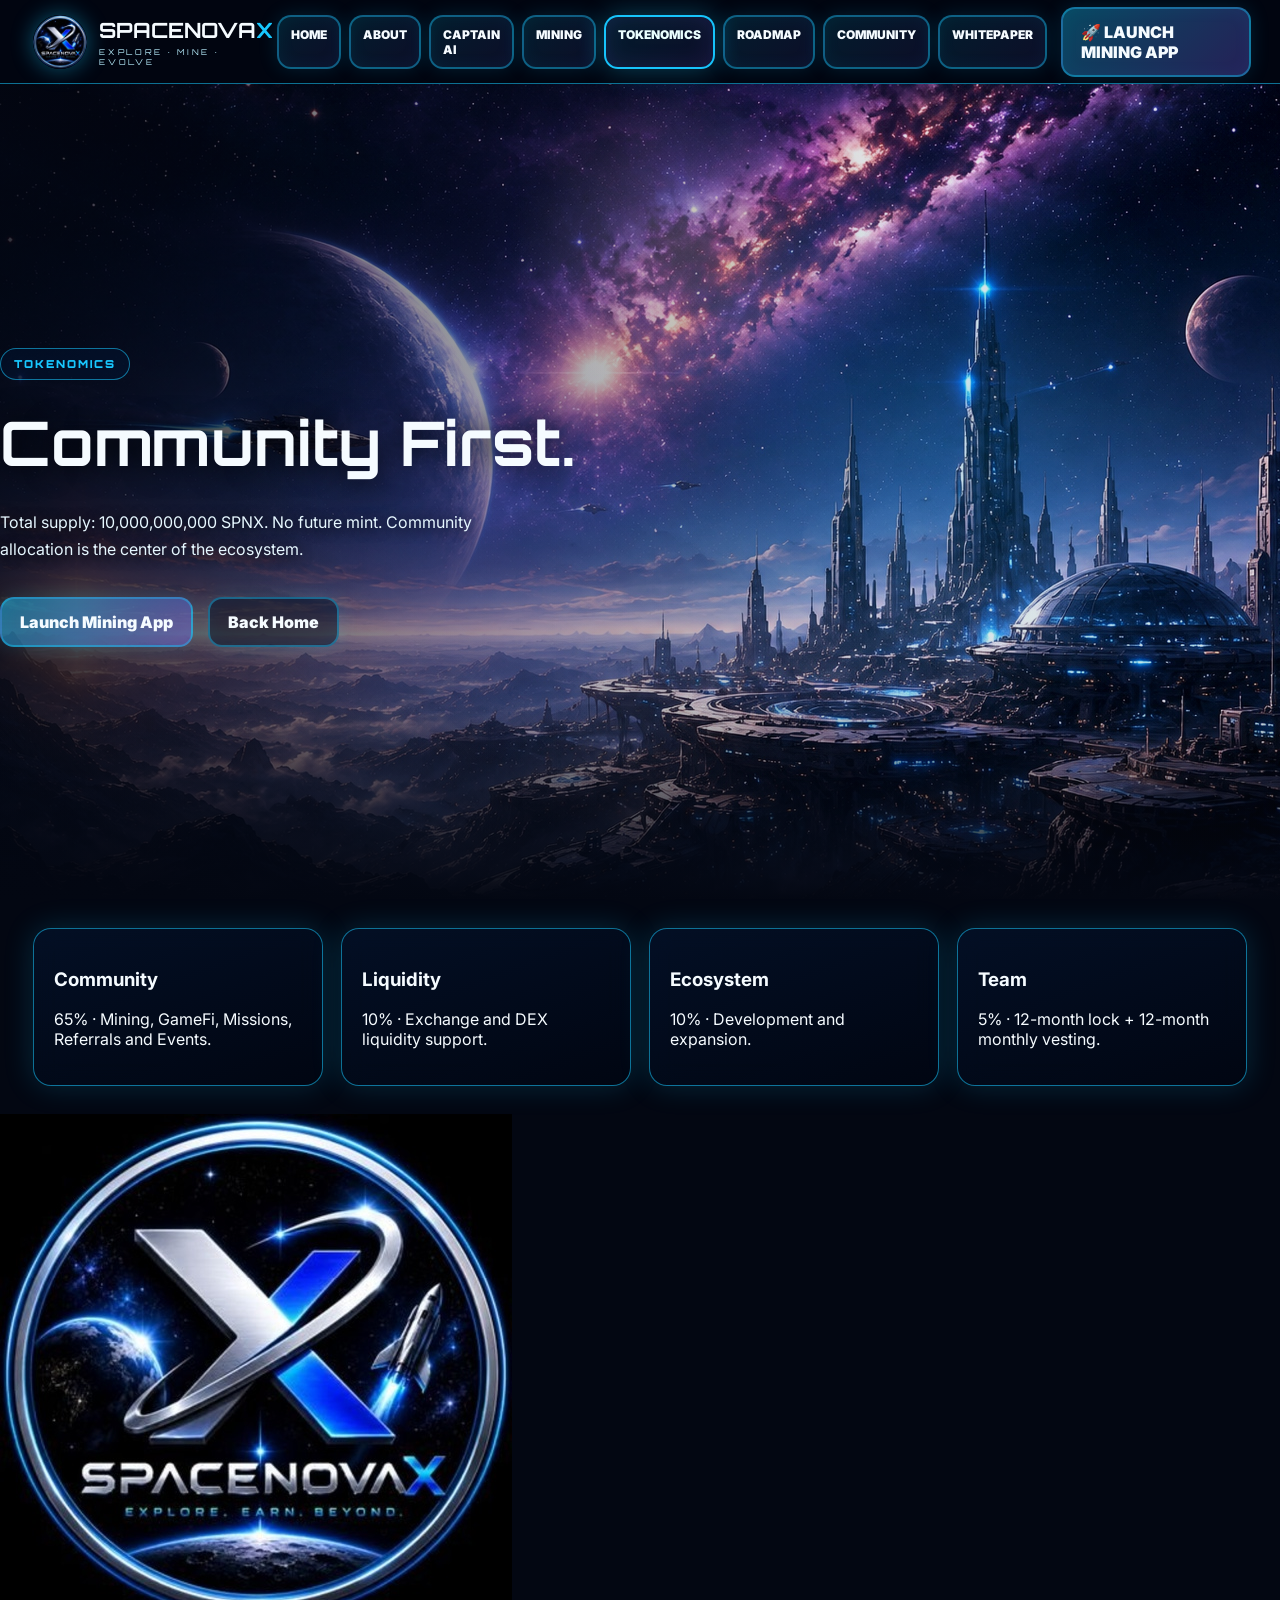
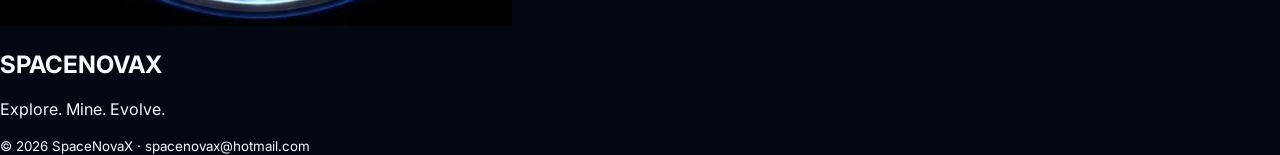
<file: tokenomics.html>
<!doctype html><html lang="en"><head>
<meta charset="utf-8"><meta name="viewport" content="width=device-width,initial-scale=1,viewport-fit=cover">
<meta name="theme-color" content="#050816"><title>Tokenomics | SpaceNovaX</title>
<link rel="preconnect" href="https://fonts.googleapis.com"><link rel="preconnect" href="https://fonts.gstatic.com" crossorigin>
<link href="https://fonts.googleapis.com/css2?family=Inter:wght@400;500;600;800;900&family=Orbitron:wght@600;800;900&display=swap" rel="stylesheet">
<link rel="stylesheet" href="style.css"></head><body>
<canvas id="starfield"></canvas><canvas id="dustfield"></canvas><span class="meteor meteor-a"></span><span class="meteor meteor-b"></span>
<header class="site-header">
<div class="header-inner">
<a class="brand" href="index.html"><img src="assets/img/spacenovax-symbol.jpg" alt="SpaceNovaX"><span><b>SPACENOVA<i>X</i></b><small>EXPLORE · MINE · EVOLVE</small></span></a>
<button class="menu-button" id="menuButton">☰</button>
<nav class="nav" id="nav"><a class="" href="index.html">HOME</a><a class="" href="about.html">ABOUT</a><a class="" href="captain-ai.html">CAPTAIN AI</a><a class="" href="mining.html">MINING</a><a class="active" href="tokenomics.html">TOKENOMICS</a><a class="" href="roadmap.html">ROADMAP</a><a class="" href="community.html">COMMUNITY</a><a class="" href="whitepaper.html">WHITEPAPER</a></nav>
<a class="launch" href="https://t.me/spacesnovax" target="_blank" rel="noopener">🚀 LAUNCH MINING APP</a>
</div></header>
<main><section class="subhero"><div class="hero-bg"></div><div class="hero-glow"></div><div class="subcopy"><p class="kicker">TOKENOMICS</p><h1>Community First.</h1><p class="lead">Total supply: 10,000,000,000 SPNX. No future mint. Community allocation is the center of the ecosystem.</p><div class="cta-row"><a class="button primary" href="https://t.me/spacesnovax" target="_blank">Launch Mining App</a><a class="button secondary" href="index.html">Back Home</a></div></div></section><section class="info-grid"><div class="info-panel"><h3>Community</h3><p>65% · Mining, GameFi, Missions, Referrals and Events.</p></div><div class="info-panel"><h3>Liquidity</h3><p>10% · Exchange and DEX liquidity support.</p></div><div class="info-panel"><h3>Ecosystem</h3><p>10% · Development and expansion.</p></div><div class="info-panel"><h3>Team</h3><p>5% · 12-month lock + 12-month monthly vesting.</p></div></section></main>
<footer class="footer"><img src="assets/img/spacenovax-symbol.jpg" alt="SpaceNovaX"><h2>SPACENOVAX</h2><p>Explore. Mine. Evolve.</p><small>© 2026 SpaceNovaX · spacenovax@hotmail.com</small></footer>
<script src="script.js"></script></body></html>
</file>
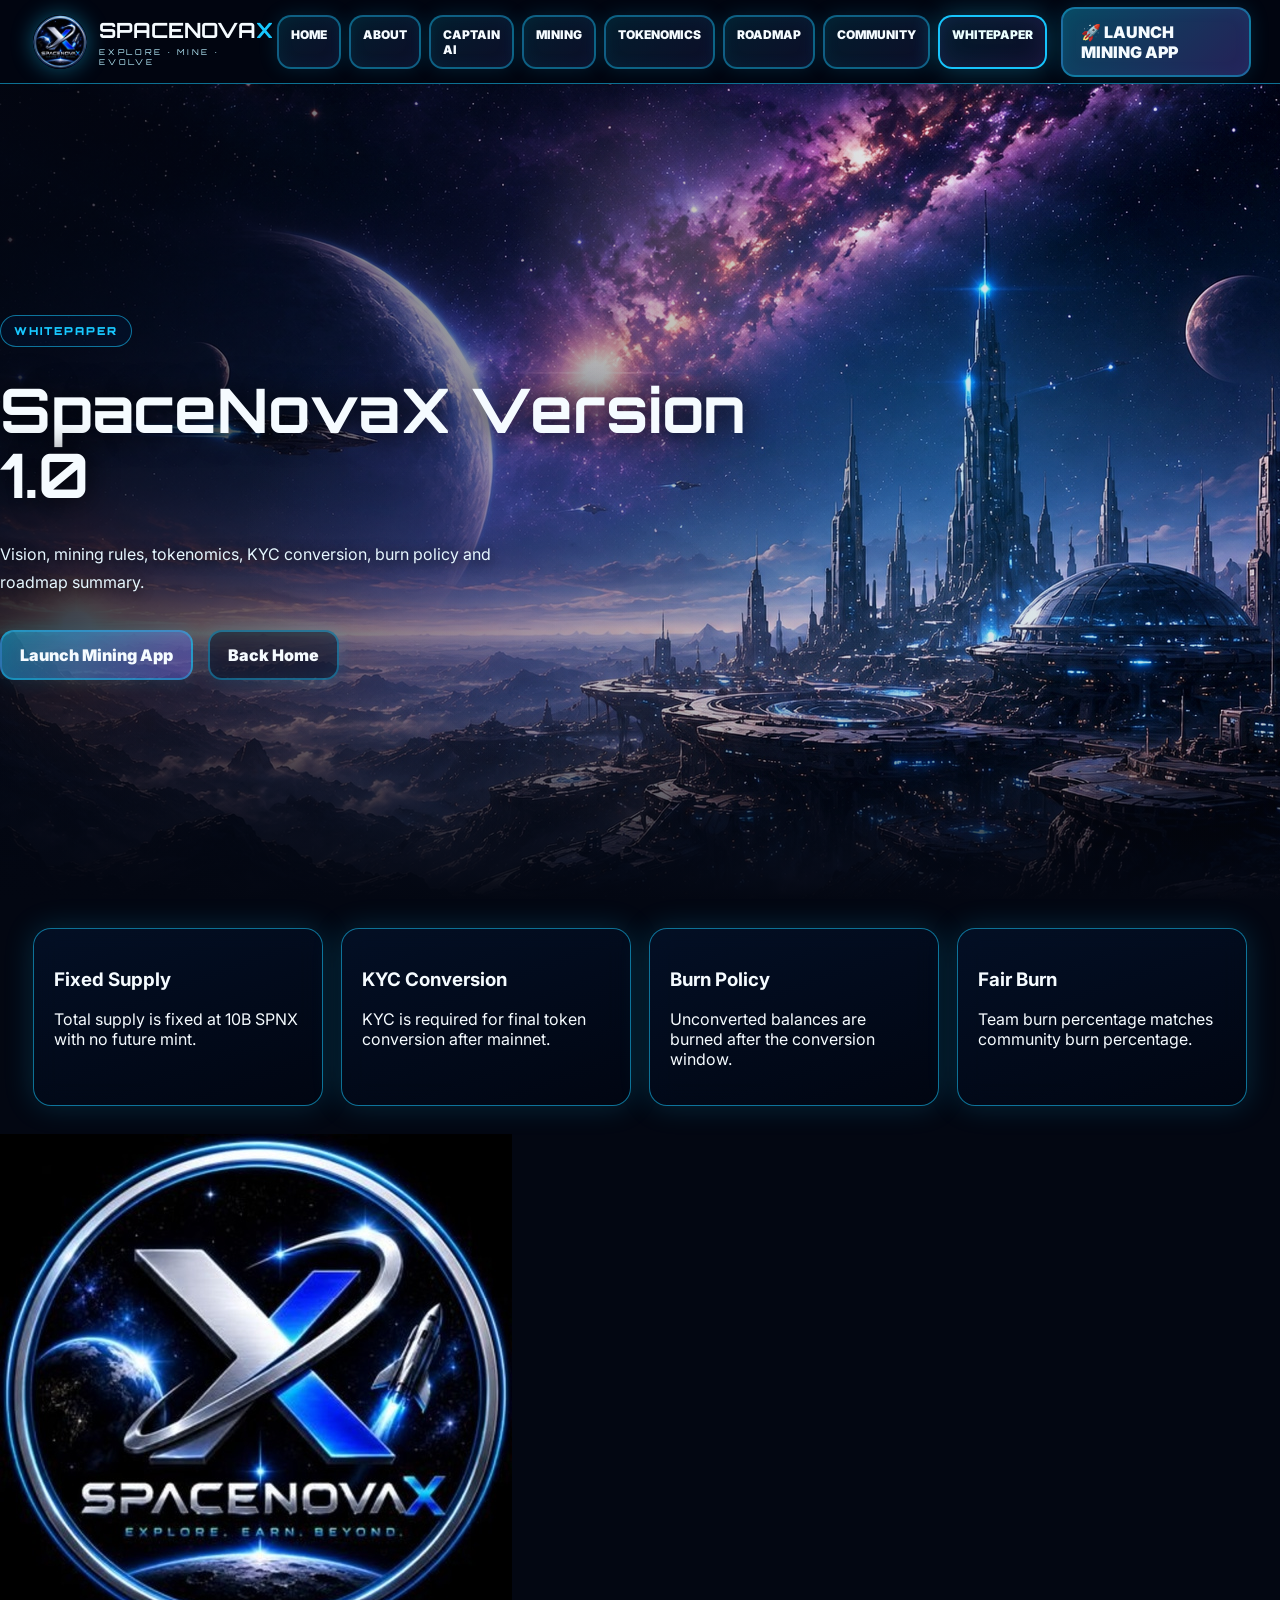
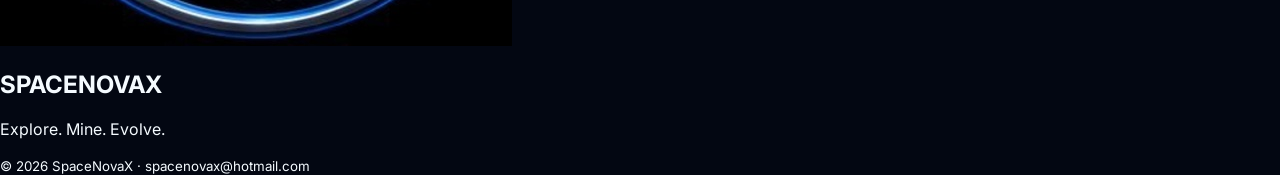
<file: whitepaper.html>
<!doctype html><html lang="en"><head>
<meta charset="utf-8"><meta name="viewport" content="width=device-width,initial-scale=1,viewport-fit=cover">
<meta name="theme-color" content="#050816"><title>Whitepaper | SpaceNovaX</title>
<link rel="preconnect" href="https://fonts.googleapis.com"><link rel="preconnect" href="https://fonts.gstatic.com" crossorigin>
<link href="https://fonts.googleapis.com/css2?family=Inter:wght@400;500;600;800;900&family=Orbitron:wght@600;800;900&display=swap" rel="stylesheet">
<link rel="stylesheet" href="style.css"></head><body>
<canvas id="starfield"></canvas><canvas id="dustfield"></canvas><span class="meteor meteor-a"></span><span class="meteor meteor-b"></span>
<header class="site-header">
<div class="header-inner">
<a class="brand" href="index.html"><img src="assets/img/spacenovax-symbol.jpg" alt="SpaceNovaX"><span><b>SPACENOVA<i>X</i></b><small>EXPLORE · MINE · EVOLVE</small></span></a>
<button class="menu-button" id="menuButton">☰</button>
<nav class="nav" id="nav"><a class="" href="index.html">HOME</a><a class="" href="about.html">ABOUT</a><a class="" href="captain-ai.html">CAPTAIN AI</a><a class="" href="mining.html">MINING</a><a class="" href="tokenomics.html">TOKENOMICS</a><a class="" href="roadmap.html">ROADMAP</a><a class="" href="community.html">COMMUNITY</a><a class="active" href="whitepaper.html">WHITEPAPER</a></nav>
<a class="launch" href="https://t.me/spacesnovax" target="_blank" rel="noopener">🚀 LAUNCH MINING APP</a>
</div></header>
<main><section class="subhero"><div class="hero-bg"></div><div class="hero-glow"></div><div class="subcopy"><p class="kicker">WHITEPAPER</p><h1>SpaceNovaX Version 1.0</h1><p class="lead">Vision, mining rules, tokenomics, KYC conversion, burn policy and roadmap summary.</p><div class="cta-row"><a class="button primary" href="https://t.me/spacesnovax" target="_blank">Launch Mining App</a><a class="button secondary" href="index.html">Back Home</a></div></div></section><section class="info-grid"><div class="info-panel"><h3>Fixed Supply</h3><p>Total supply is fixed at 10B SPNX with no future mint.</p></div><div class="info-panel"><h3>KYC Conversion</h3><p>KYC is required for final token conversion after mainnet.</p></div><div class="info-panel"><h3>Burn Policy</h3><p>Unconverted balances are burned after the conversion window.</p></div><div class="info-panel"><h3>Fair Burn</h3><p>Team burn percentage matches community burn percentage.</p></div></section></main>
<footer class="footer"><img src="assets/img/spacenovax-symbol.jpg" alt="SpaceNovaX"><h2>SPACENOVAX</h2><p>Explore. Mine. Evolve.</p><small>© 2026 SpaceNovaX · spacenovax@hotmail.com</small></footer>
<script src="script.js"></script></body></html>
</file>
<file: style.css>
:root{--bg:#030712;--panel:rgba(4,14,34,.76);--cyan:#18c8ff;--blue:#147bff;--violet:#7b61ff;--gold:#ffd166;--green:#46ff99;--line:rgba(24,200,255,.55);--white:#f5fbff;--muted:#b8d1e5;--max:1500px;--pad:clamp(16px,2.6vw,42px)}
*{box-sizing:border-box}html,body{margin:0;width:100%;max-width:100%;overflow-x:hidden;background:var(--bg);color:var(--white);font-family:Inter,system-ui,sans-serif}a{text-decoration:none;color:inherit}button{font:inherit}#starfield,#dustfield{position:fixed;inset:0;z-index:-8;pointer-events:none}.meteor{position:fixed;width:170px;height:1px;background:linear-gradient(90deg,transparent,#fff,var(--cyan));box-shadow:0 0 18px var(--cyan);opacity:0;z-index:6;animation:meteor 18s linear infinite}.meteor-a{left:25%;top:20%}.meteor-b{left:70%;top:30%;animation-delay:9s}@keyframes meteor{0%,84%,100%{opacity:0;transform:translate(0,0) rotate(-27deg)}88%{opacity:.9}96%{opacity:0;transform:translate(560px,310px) rotate(-27deg)}}
.site-header{height:84px;position:sticky;top:0;z-index:50;background:rgba(2,6,16,.88);backdrop-filter:blur(18px);border-bottom:1px solid var(--line)}.header-inner{width:min(var(--max),100%);height:100%;margin:0 auto;padding:0 var(--pad);display:flex;align-items:center;justify-content:space-between;gap:14px}.brand{display:flex;align-items:center;gap:12px;min-width:230px}.brand img{width:54px;height:54px;border-radius:50%;box-shadow:0 0 22px rgba(24,200,255,.42)}.brand b{font-family:Orbitron;font-size:21px}.brand i{font-style:normal;color:var(--cyan)}.brand small{display:block;font-family:Orbitron;font-size:8px;letter-spacing:2.7px;color:#b8efff;margin-top:4px}.nav{display:flex;gap:8px}.nav a,.launch,.button{border:2px solid rgba(24,200,255,.42);border-radius:14px;background:linear-gradient(135deg,rgba(24,200,255,.12),rgba(123,97,255,.10));box-shadow:0 0 20px rgba(24,200,255,.14),inset 0 0 18px rgba(24,200,255,.06);font-weight:900}.nav a{padding:10px 12px;font-size:12px}.nav a.active,.nav a:hover,.launch:hover,.button:hover{border-color:rgba(24,200,255,.98);box-shadow:0 0 28px rgba(24,200,255,.32),inset 0 0 24px rgba(123,97,255,.14);color:#eaffff}.launch,.button{display:inline-flex;justify-content:center;align-items:center;padding:13px 18px}.launch{background:linear-gradient(135deg,rgba(24,200,255,.34),rgba(123,97,255,.30));min-width:190px}.menu-button{display:none;background:none;border:0;color:white;font-size:30px}
.fleet-hero,.subhero{position:relative;min-height:calc(100svh - 84px);overflow:hidden}.hero-bg{position:absolute;inset:0;background:linear-gradient(90deg,rgba(3,7,18,.82) 0%,rgba(3,7,18,.45) 32%,rgba(3,7,18,.10) 70%),url("assets/heroes/main-bg.jpg");background-size:cover;background-position:center;animation:bg 34s ease-in-out infinite alternate}.hero-glow{position:absolute;inset:0;background:radial-gradient(circle at 53% 20%,rgba(255,209,102,.16),transparent 18%),radial-gradient(circle at 74% 44%,rgba(24,200,255,.16),transparent 28%),radial-gradient(circle at 37% 55%,rgba(123,97,255,.12),transparent 25%)}.fleet-hero:after,.subhero:after{content:"";position:absolute;inset:0;background:linear-gradient(180deg,transparent 76%,var(--bg))}@keyframes bg{to{transform:scale(1.04) translate(-.7%,.4%)}}
.hero-shell{position:relative;z-index:5;width:min(var(--max),100%);margin:0 auto;padding:72px var(--pad) 38px;display:grid;grid-template-columns:minmax(0,480px) 330px;justify-content:space-between;gap:42px;align-items:start}.kicker{display:inline-flex;color:var(--cyan);border:1px solid var(--line);border-radius:999px;background:rgba(0,24,58,.38);font-family:Orbitron;font-size:11px;letter-spacing:2px;font-weight:900;padding:8px 13px}h1{font-family:Orbitron;font-size:clamp(42px,4.8vw,72px);line-height:1.05;margin:20px 0;text-shadow:0 0 30px #000}h1 span{background:linear-gradient(90deg,var(--cyan),var(--blue),var(--violet),var(--gold));-webkit-background-clip:text;color:transparent}.lead{margin:34px 0 0;font-size:16px;line-height:1.7;color:#e6f7ff;max-width:500px;text-shadow:0 2px 14px #000}.cta-row{margin-top:34px;display:flex;gap:15px;flex-wrap:wrap}.primary{background:linear-gradient(135deg,rgba(24,200,255,.48),rgba(123,97,255,.38))}.secondary{background:rgba(0,12,32,.54)}
.fleet-status{margin-top:34px;width:235px;border:1px solid var(--line);border-radius:14px;background:rgba(3,13,31,.70);padding:14px;box-shadow:0 0 22px rgba(24,200,255,.13)}.fleet-status div{display:flex;justify-content:space-between;border-bottom:1px solid rgba(255,255,255,.08);padding:8px 0}.fleet-status small{color:var(--cyan);font-weight:900}.fleet-status b{color:var(--green)}
.fleet-ships{position:absolute;inset:0;z-index:2;pointer-events:none}.ship{position:absolute;filter:drop-shadow(0 0 18px rgba(24,200,255,.75));opacity:.92}.ship:before{content:"";display:block;background:linear-gradient(90deg,#101827,#c7d8ea 46%,#172132);clip-path:polygon(0 50%,14% 32%,38% 23%,75% 37%,100% 50%,75% 63%,38% 77%,14% 68%)}.ship-mother{width:520px;height:135px;left:34%;top:41%;animation:float 8s ease-in-out infinite}.ship-mother:before{height:100%}.ship-mother span{position:absolute;left:48%;top:48%;font-family:Orbitron;font-weight:900;color:#dbeeff;opacity:.9}.ship-escort{width:210px;height:58px}.ship-escort:before{height:100%}.s1{left:26%;top:22%;transform:scale(.88) rotate(2deg)}.s2{left:30%;top:56%;transform:scale(.72)}.s3{left:48%;top:26%;transform:scale(.55)}.ship-fighter{width:78px;height:24px}.ship-fighter:before{height:100%}.f1{left:54%;top:36%;animation:fly 15s linear infinite}.f2{left:62%;top:54%;animation:fly 18s linear infinite 2s}.f3{left:45%;top:63%;animation:fly 20s linear infinite 6s}.ship:after{content:"";position:absolute;right:100%;top:48%;width:110px;height:3px;background:linear-gradient(90deg,transparent,var(--cyan));box-shadow:0 0 12px var(--cyan)}@keyframes float{50%{transform:translate(18px,-14px)}}@keyframes fly{50%{transform:translate(80px,-18px)}}
.nova-command,.info-panel,.panel,.mission-card,.social{border:1px solid var(--line);border-radius:18px;background:linear-gradient(160deg,rgba(4,18,42,.78),rgba(1,6,18,.76));backdrop-filter:blur(12px);box-shadow:0 0 30px rgba(24,200,255,.18);padding:20px}.nova-top{display:grid;grid-template-columns:1fr auto;gap:4px;align-items:center}.nova-top small{color:#9bdff0}.nova-top b{font-family:Orbitron;font-size:30px}.nova-top span{grid-row:1/3;grid-column:2;color:var(--green);font-size:12px}.nova-command img{width:100%;height:300px;object-fit:contain;object-position:center top;border:1px solid rgba(24,200,255,.35);border-radius:14px;background:#031020;margin:12px 0}.wave{height:32px;background:repeating-linear-gradient(90deg,var(--cyan) 0 2px,transparent 2px 9px);mask:linear-gradient(90deg,transparent,#000 25%,#000 75%,transparent);opacity:.9;animation:pulse 1s infinite}@keyframes pulse{50%{opacity:.35}}.nova-command p{color:#e1f9ff;line-height:1.55}.button.talk,.button.small{width:100%}
.stat-dock{position:relative;z-index:6;width:min(var(--max),calc(100% - 2*var(--pad)));margin:-12px auto 22px;display:grid;grid-template-columns:repeat(6,1fr);border:1px solid var(--line);border-radius:18px;background:rgba(3,11,26,.82);backdrop-filter:blur(12px);overflow:hidden}.stat-dock div{padding:22px;border-right:1px solid rgba(24,200,255,.18)}.stat-dock i{font-style:normal;color:var(--cyan);font-size:28px}.stat-dock b{display:block;font-size:19px;margin-top:8px}.stat-dock span{display:block;color:#cfeeff;font-weight:800}.stat-dock small{color:var(--muted)}
.home-cards,.info-grid{width:min(var(--max),calc(100% - 2*var(--pad)));margin:28px auto;display:grid;grid-template-columns:repeat(4,1fr);gap:18px}.mission-card{min-height:230px;display:flex;flex-direction:column;justify-content:flex-end;overflow:hidden;position:relative}.mission-card h3{font-family:Orbitron;color:#97dcff}.mission-card p{color:#e8f6ff}.mission-card span{align-self:flex-start;padding:10px 18px;border:1px solid rgba(180,100,255,.8);border-radius:8px;background:linear-gradient(135deg,rgba(123,97,255,.55),rgba(24,200,255,.20));font-weight:900}.card-art{position:absolute;inset:0;opacity:.28;background:radial-gradient(circle at 70% 20%,var(--cyan),transparent 28%),linear-gradient(135deg,#050a18,#102f75);z-index:-1}.mining{background:radial-gradient(circle,var(--gold),transparent 25%),linear-gradient(135deg,#050a18,#073a5a)}.ai{background:radial-gradient(circle,var(--cyan),transparent 25%),linear-gradient(135deg,#050a18,#102d5a)}.fleet{background:radial-gradient(circle,var(--violet),transparent 25%),linear-gradient(135deg,#050a18,#260d5f)}
.announcement{width:min(var(--max),calc(100% - 2*var(--pad)));margin:20px auto 36px;border:1px solid var(--line);border-radius:14px;background:rgba(2,10,24,.85);display:flex;gap:20px;align-items:center;padding:14px 22px}.announcement b{color:#85dfff}.announcement span{flex:1;color:#cfe6f6}.announcement a{display:inline-grid;place-items:center;width:38px;height:38px;border:1px solid var(--line);border-radius:50%;margin-left:8px}
.subhero{display:flex;align-items:center}.subcopy{position:relative;z-index:3;width:min(760px,100%);margin-left:max(var(--pad),calc((100vw - var(--max))/2 + var(--pad));padding:80px 0}.subcopy h1{font-size:clamp(44px,5vw,80px)}.subcopy .lead{max-width:680px}.info-grid{margin-top:36px}.info-panel h3{font-family:Orbitron;color:#aeefff}.info-panel p{color:#cfe6f6;line-height:1.65}.footer{text-align:center;border-top:1px solid var(--line);padding:50px var(--pad);background:#020712}.footer img{width:74px;height:74px;border-radius:50%;box-shadow:0 0 28px rgba(24,200,255,.42)}.footer h2{font-family:Orbitron}
@media(max-width:1150px){.launch{display:none}.nav a{font-size:11px;padding:9px 8px}.hero-shell{grid-template-columns:1fr 310px}.ship-mother{width:420px}.stat-dock{grid-template-columns:repeat(3,1fr)}.home-cards,.info-grid{grid-template-columns:repeat(2,1fr)}}
@media(max-width:820px){.site-header{height:76px}.header-inner{padding:0 14px}.brand img{width:44px;height:44px}.brand b{font-size:18px}.brand small{font-size:7px}.menu-button{display:block}.nav{display:none;position:absolute;left:0;right:0;top:76px;background:rgba(3,7,18,.98);padding:10px;flex-direction:column}.nav.open{display:flex}.nav a{text-align:center}.fleet-hero,.subhero{min-height:auto}.hero-shell{grid-template-columns:1fr;padding:52px 14px 26px}h1{font-size:42px}.lead{font-size:14px}.cta-row{flex-direction:column}.button{width:100%}.fleet-ships{opacity:.45}.ship-mother{left:22%;top:38%;width:310px}.nova-command{display:none}.stat-dock,.home-cards,.info-grid{width:calc(100% - 28px);grid-template-columns:1fr}.stat-dock div{border-right:0;border-bottom:1px solid rgba(24,200,255,.18)}.announcement{width:calc(100% - 28px);display:grid}.subcopy{margin-left:0;padding:70px 14px}.subcopy h1{font-size:42px}}
</file>
